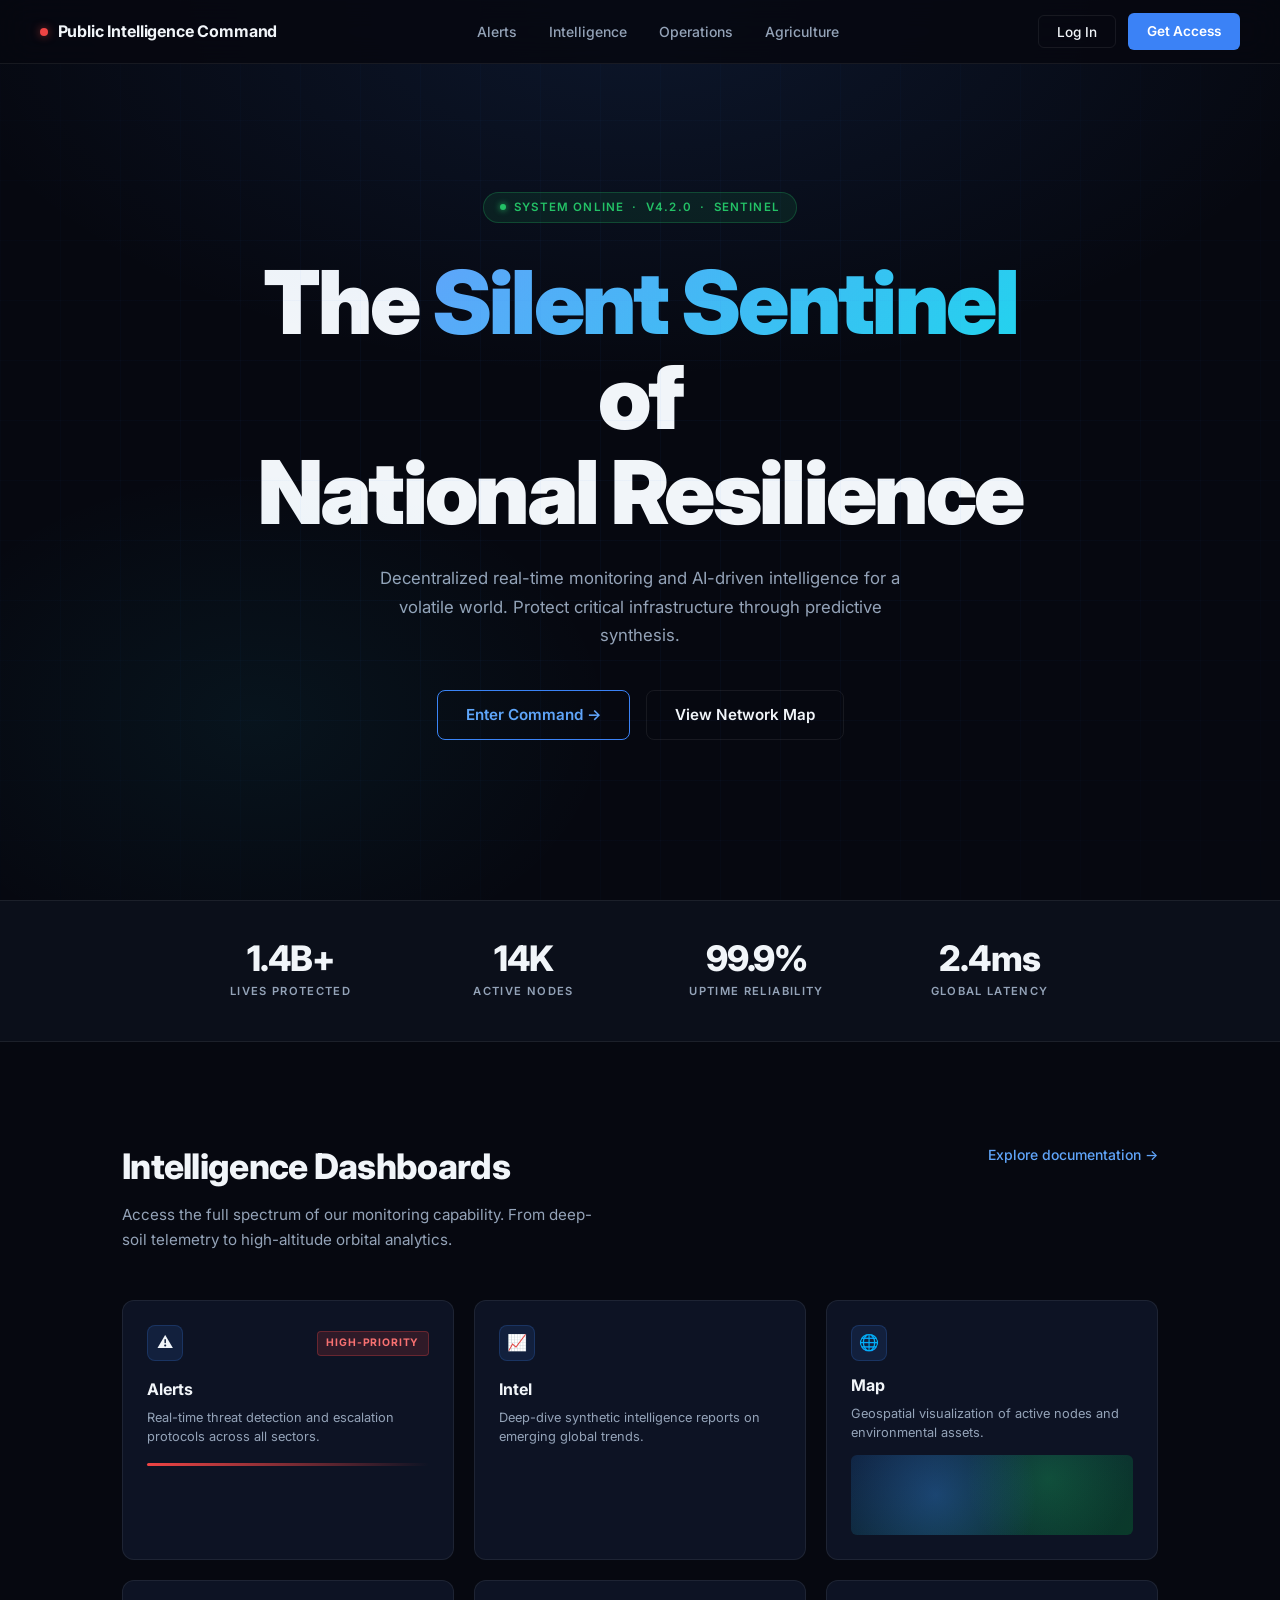
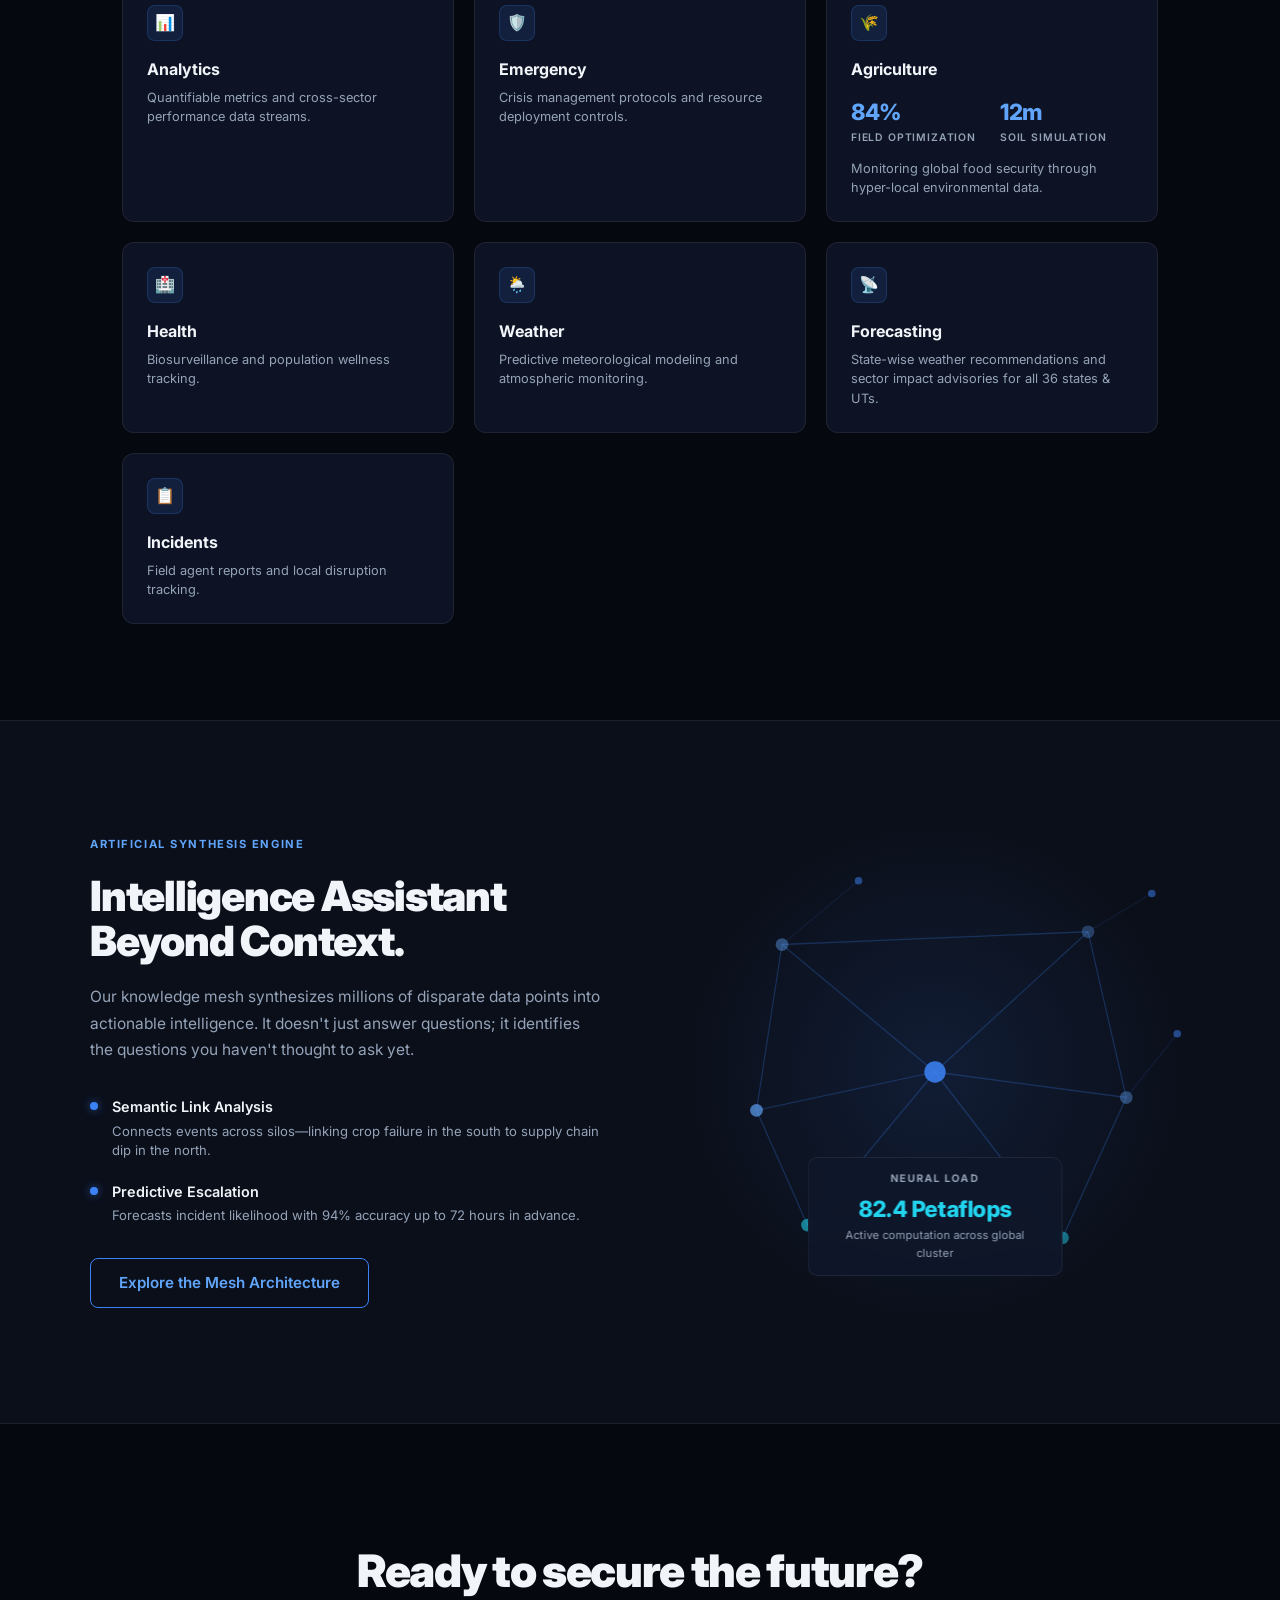
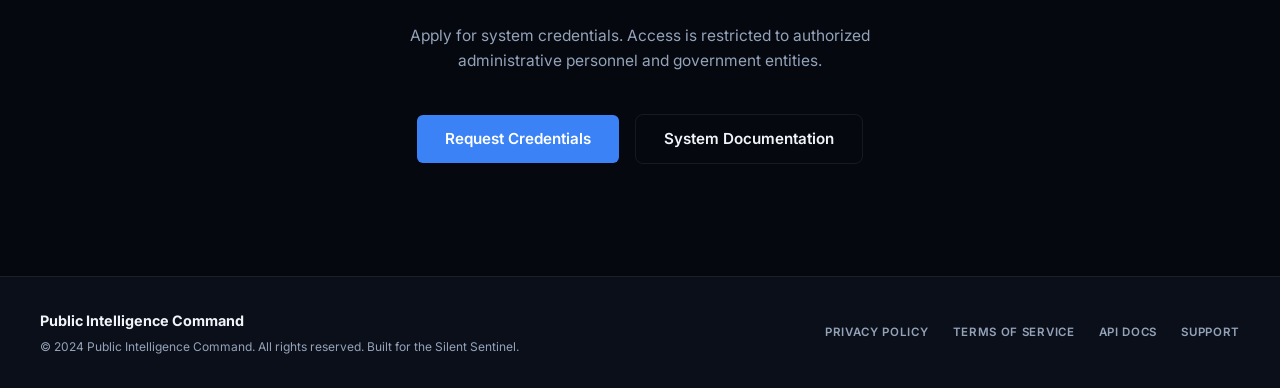
<file: frontend/landing.html>
<!DOCTYPE html>
<html lang="en">
<head>
  <meta charset="UTF-8" />
  <meta name="viewport" content="width=device-width, initial-scale=1.0" />
  <title>Sanket.AI — The Silent Sentinel of National Resilience</title>
  <link rel="preconnect" href="https://fonts.googleapis.com" />
  <link rel="preconnect" href="https://fonts.gstatic.com" crossorigin />
  <link href="https://fonts.googleapis.com/css2?family=Inter:ital,opsz,wght@0,14..32,100..900;1,14..32,100..900&display=swap" rel="stylesheet" />
  <style>
    *, *::before, *::after { box-sizing: border-box; margin: 0; padding: 0; }

    :root {
      --bg: #060810;
      --bg2: #0b0f1a;
      --bg3: #111827;
      --blue: #3b82f6;
      --blue-light: #60a5fa;
      --blue-glow: rgba(59,130,246,0.18);
      --cyan: #22d3ee;
      --green: #22c55e;
      --border: rgba(255,255,255,0.07);
      --text: #f1f5f9;
      --muted: #94a3b8;
      --card: rgba(15,23,42,0.8);
    }

    html { scroll-behavior: smooth; }

    body {
      background: var(--bg);
      color: var(--text);
      font-family: 'Inter', -apple-system, BlinkMacSystemFont, 'Segoe UI', Roboto, sans-serif;
      -webkit-font-smoothing: antialiased;
      -moz-osx-font-smoothing: grayscale;
      text-rendering: optimizeLegibility;
      font-optical-sizing: auto;
      line-height: 1.6;
      overflow-x: hidden;
    }

    /* ── NAV ── */
    nav {
      position: fixed;
      top: 0; left: 0; right: 0;
      z-index: 100;
      display: flex;
      align-items: center;
      justify-content: space-between;
      padding: 0 2.5rem;
      height: 64px;
      background: rgba(6,8,16,0.85);
      backdrop-filter: blur(16px);
      border-bottom: 1px solid var(--border);
    }

    .nav-logo {
      display: flex;
      align-items: center;
      gap: 0.6rem;
      font-size: 1rem;
      font-weight: 700;
      letter-spacing: -0.01em;
      color: var(--text);
      text-decoration: none;
    }

    .nav-logo .dot {
      width: 8px; height: 8px;
      background: #ef4444;
      border-radius: 50%;
      box-shadow: 0 0 8px rgba(239,68,68,0.6);
      animation: pulse-dot 2s ease-in-out infinite;
    }

    @keyframes pulse-dot {
      0%, 100% { opacity: 1; }
      50% { opacity: 0.4; }
    }

    .nav-links {
      display: flex;
      align-items: center;
      gap: 2rem;
      list-style: none;
    }

    .nav-links a {
      color: var(--muted);
      text-decoration: none;
      font-size: 0.875rem;
      font-weight: 500;
      transition: color 0.2s;
    }

    .nav-links a:hover { color: var(--text); }

    .nav-actions {
      display: flex;
      align-items: center;
      gap: 0.75rem;
    }

    .btn-ghost {
      background: transparent;
      border: 1px solid var(--border);
      color: var(--text);
      padding: 0.45rem 1.1rem;
      border-radius: 6px;
      font-size: 0.85rem;
      font-weight: 500;
      cursor: pointer;
      font-family: inherit;
      transition: border-color 0.2s, color 0.2s;
    }

    .btn-ghost:hover { border-color: var(--blue); color: var(--blue-light); }

    .btn-primary {
      background: var(--blue);
      border: none;
      color: #fff;
      padding: 0.45rem 1.2rem;
      border-radius: 6px;
      font-size: 0.85rem;
      font-weight: 600;
      cursor: pointer;
      font-family: inherit;
      transition: background 0.2s, box-shadow 0.2s;
      text-decoration: none;
      display: inline-flex;
      align-items: center;
    }

    .btn-primary:hover {
      background: #2563eb;
      box-shadow: 0 0 20px rgba(59,130,246,0.4);
    }

    /* ── HERO ── */
    .hero {
      min-height: 100vh;
      display: flex;
      flex-direction: column;
      align-items: center;
      justify-content: center;
      text-align: center;
      padding: 6rem 2rem 4rem;
      position: relative;
      overflow: hidden;
    }

    .hero::before {
      content: '';
      position: absolute;
      inset: 0;
      background:
        radial-gradient(ellipse 80% 60% at 50% 0%, rgba(59,130,246,0.12) 0%, transparent 70%),
        radial-gradient(ellipse 40% 40% at 20% 80%, rgba(34,211,238,0.06) 0%, transparent 70%);
      pointer-events: none;
    }

    /* Grid lines background */
    .hero::after {
      content: '';
      position: absolute;
      inset: 0;
      background-image:
        linear-gradient(rgba(59,130,246,0.04) 1px, transparent 1px),
        linear-gradient(90deg, rgba(59,130,246,0.04) 1px, transparent 1px);
      background-size: 60px 60px;
      pointer-events: none;
      mask-image: radial-gradient(ellipse 80% 80% at 50% 50%, black 30%, transparent 100%);
    }

    .hero-badge {
      display: inline-flex;
      align-items: center;
      gap: 0.5rem;
      background: rgba(34,197,94,0.1);
      border: 1px solid rgba(34,197,94,0.25);
      color: var(--green);
      font-size: 0.72rem;
      font-weight: 600;
      letter-spacing: 0.1em;
      padding: 0.35rem 1rem;
      border-radius: 999px;
      margin-bottom: 2rem;
      text-transform: uppercase;
    }

    .hero-badge .green-dot {
      width: 6px; height: 6px;
      background: var(--green);
      border-radius: 50%;
      box-shadow: 0 0 6px var(--green);
      animation: pulse-dot 1.5s ease-in-out infinite;
    }

    .hero h1 {
      font-size: clamp(2.8rem, 7vw, 5.5rem);
      font-weight: 900;
      line-height: 1.08;
      letter-spacing: -0.03em;
      margin-bottom: 1.5rem;
      max-width: 820px;
    }

    .hero h1 .gradient-text {
      background: linear-gradient(135deg, var(--blue-light) 0%, var(--cyan) 100%);
      -webkit-background-clip: text;
      -webkit-text-fill-color: transparent;
      background-clip: text;
    }

    .hero-sub {
      font-size: 1.05rem;
      color: var(--muted);
      max-width: 520px;
      margin: 0 auto 2.5rem;
      line-height: 1.7;
    }

    .hero-actions {
      display: flex;
      align-items: center;
      gap: 1rem;
      flex-wrap: wrap;
      justify-content: center;
    }

    .btn-hero {
      display: inline-flex;
      align-items: center;
      gap: 0.4rem;
      padding: 0.75rem 1.75rem;
      border-radius: 8px;
      font-size: 0.95rem;
      font-weight: 600;
      font-family: inherit;
      cursor: pointer;
      text-decoration: none;
      transition: all 0.2s;
    }

    .btn-hero-outline {
      background: transparent;
      border: 1px solid var(--blue);
      color: var(--blue-light);
    }

    .btn-hero-outline:hover {
      background: var(--blue-glow);
      box-shadow: 0 0 24px rgba(59,130,246,0.25);
    }

    .btn-hero-text {
      background: transparent;
      border: 1px solid var(--border);
      color: var(--text);
    }

    .btn-hero-text:hover { border-color: rgba(148,163,184,0.4); }

    /* ── STATS ── */
    .stats-bar {
      background: var(--bg2);
      border-top: 1px solid var(--border);
      border-bottom: 1px solid var(--border);
      padding: 2.5rem 2rem;
    }

    .stats-inner {
      max-width: 900px;
      margin: 0 auto;
      display: grid;
      grid-template-columns: repeat(4, 1fr);
      gap: 2rem;
      text-align: center;
    }

    .stat-value {
      font-size: 2.2rem;
      font-weight: 800;
      color: var(--text);
      letter-spacing: -0.03em;
      line-height: 1;
      margin-bottom: 0.4rem;
    }

    .stat-label {
      font-size: 0.7rem;
      font-weight: 600;
      letter-spacing: 0.12em;
      text-transform: uppercase;
      color: var(--muted);
    }

    /* ── DASHBOARDS ── */
    .section {
      padding: 6rem 2rem;
      max-width: 1100px;
      margin: 0 auto;
    }

    .section-header {
      display: flex;
      align-items: flex-start;
      justify-content: space-between;
      margin-bottom: 3rem;
      gap: 2rem;
    }

    .section-header-left h2 {
      font-size: 2.2rem;
      font-weight: 800;
      letter-spacing: -0.02em;
      margin-bottom: 0.6rem;
    }

    .section-header-left p {
      color: var(--muted);
      max-width: 480px;
      font-size: 0.95rem;
    }

    .section-link {
      color: var(--blue-light);
      text-decoration: none;
      font-size: 0.875rem;
      font-weight: 500;
      white-space: nowrap;
      display: flex;
      align-items: center;
      gap: 0.3rem;
      margin-top: 0.4rem;
      transition: gap 0.2s;
    }

    .section-link:hover { gap: 0.6rem; }

    .dashboard-grid {
      display: grid;
      grid-template-columns: repeat(3, 1fr);
      gap: 1.25rem;
    }

    .dash-card {
      background: var(--card);
      border: 1px solid var(--border);
      border-radius: 12px;
      padding: 1.5rem;
      cursor: pointer;
      transition: border-color 0.2s, transform 0.2s, box-shadow 0.2s;
      text-decoration: none;
      color: inherit;
      display: block;
      position: relative;
      overflow: hidden;
    }

    .dash-card:hover {
      border-color: rgba(59,130,246,0.4);
      transform: translateY(-2px);
      box-shadow: 0 8px 32px rgba(59,130,246,0.12);
    }

    .dash-card-header {
      display: flex;
      align-items: center;
      justify-content: space-between;
      margin-bottom: 1rem;
    }

    .dash-icon {
      width: 36px; height: 36px;
      border-radius: 8px;
      background: rgba(59,130,246,0.12);
      border: 1px solid rgba(59,130,246,0.2);
      display: flex;
      align-items: center;
      justify-content: center;
      font-size: 1rem;
    }

    .badge-red {
      background: rgba(239,68,68,0.15);
      border: 1px solid rgba(239,68,68,0.3);
      color: #f87171;
      font-size: 0.65rem;
      font-weight: 700;
      letter-spacing: 0.08em;
      padding: 0.2rem 0.55rem;
      border-radius: 4px;
      text-transform: uppercase;
    }

    .dash-card h3 {
      font-size: 1rem;
      font-weight: 700;
      margin-bottom: 0.35rem;
    }

    .dash-card p {
      color: var(--muted);
      font-size: 0.8rem;
      line-height: 1.5;
    }

    .card-bar {
      height: 3px;
      background: linear-gradient(90deg, #ef4444 0%, transparent 100%);
      border-radius: 2px;
      margin-top: 1rem;
    }

    /* Map card thumbnail */
    .map-thumb {
      width: 100%;
      height: 80px;
      background: linear-gradient(135deg, #0f2340 0%, #0a3a2a 100%);
      border-radius: 6px;
      margin-top: 0.75rem;
      position: relative;
      overflow: hidden;
    }

    .map-thumb::after {
      content: '';
      position: absolute;
      inset: 0;
      background:
        radial-gradient(circle at 30% 50%, rgba(59,130,246,0.3) 0%, transparent 50%),
        radial-gradient(circle at 70% 30%, rgba(34,197,94,0.2) 0%, transparent 40%);
    }

    /* Agriculture card */
    .agri-stats {
      display: flex;
      gap: 1.5rem;
      margin: 0.75rem 0;
    }

    .agri-stat-val {
      font-size: 1.4rem;
      font-weight: 800;
      color: var(--blue-light);
      letter-spacing: -0.02em;
    }

    .agri-stat-label {
      font-size: 0.65rem;
      font-weight: 600;
      letter-spacing: 0.08em;
      text-transform: uppercase;
      color: var(--muted);
    }

    /* ── AI SECTION ── */
    .ai-section {
      padding: 6rem 2rem;
      background: var(--bg2);
      border-top: 1px solid var(--border);
      border-bottom: 1px solid var(--border);
    }

    .ai-inner {
      max-width: 1100px;
      margin: 0 auto;
      display: grid;
      grid-template-columns: 1fr 1fr;
      gap: 5rem;
      align-items: center;
    }

    .ai-label {
      font-size: 0.7rem;
      font-weight: 700;
      letter-spacing: 0.14em;
      text-transform: uppercase;
      color: var(--blue-light);
      margin-bottom: 1.2rem;
    }

    .ai-section h2 {
      font-size: 2.6rem;
      font-weight: 900;
      letter-spacing: -0.03em;
      line-height: 1.1;
      margin-bottom: 1.2rem;
    }

    .ai-section p {
      color: var(--muted);
      font-size: 0.97rem;
      line-height: 1.7;
      margin-bottom: 2rem;
    }

    .ai-features {
      list-style: none;
      margin-bottom: 2rem;
      display: flex;
      flex-direction: column;
      gap: 1.2rem;
    }

    .ai-feature {
      display: flex;
      gap: 0.9rem;
      align-items: flex-start;
    }

    .ai-feature-dot {
      width: 8px; height: 8px;
      min-width: 8px;
      border-radius: 50%;
      background: var(--blue);
      box-shadow: 0 0 8px rgba(59,130,246,0.6);
      margin-top: 0.4rem;
    }

    .ai-feature-title {
      font-size: 0.9rem;
      font-weight: 600;
      margin-bottom: 0.2rem;
    }

    .ai-feature-desc {
      font-size: 0.82rem;
      color: var(--muted);
      line-height: 1.5;
    }

    /* Neural viz */
    .neural-viz {
      position: relative;
    }

    .neural-canvas {
      width: 100%;
      aspect-ratio: 1;
      background: radial-gradient(ellipse at center, rgba(59,130,246,0.12) 0%, transparent 70%);
      border-radius: 50%;
      position: relative;
      display: flex;
      align-items: center;
      justify-content: center;
    }

    .neural-nodes {
      position: absolute;
      inset: 0;
    }

    .neural-node {
      position: absolute;
      width: 6px; height: 6px;
      border-radius: 50%;
      background: var(--blue-light);
      box-shadow: 0 0 8px var(--blue);
    }

    .neural-badge {
      position: absolute;
      bottom: 10%;
      left: 50%;
      transform: translateX(-50%);
      background: rgba(15,23,42,0.95);
      border: 1px solid var(--border);
      border-radius: 10px;
      padding: 0.8rem 1.4rem;
      text-align: center;
      backdrop-filter: blur(8px);
    }

    .neural-badge-label {
      font-size: 0.65rem;
      font-weight: 700;
      letter-spacing: 0.12em;
      text-transform: uppercase;
      color: var(--muted);
      margin-bottom: 0.2rem;
    }

    .neural-badge-value {
      font-size: 1.4rem;
      font-weight: 800;
      color: var(--cyan);
      letter-spacing: -0.02em;
    }

    .neural-badge-sub {
      font-size: 0.7rem;
      color: var(--muted);
    }

    /* SVG lines animation */
    .neural-svg {
      position: absolute;
      inset: 0;
      width: 100%;
      height: 100%;
    }

    .neural-line {
      stroke: rgba(59,130,246,0.25);
      stroke-width: 1;
      fill: none;
      animation: line-pulse 3s ease-in-out infinite;
    }

    @keyframes line-pulse {
      0%, 100% { opacity: 0.3; }
      50% { opacity: 0.8; }
    }

    /* ── CTA ── */
    .cta-section {
      padding: 7rem 2rem;
      text-align: center;
    }

    .cta-section h2 {
      font-size: 2.8rem;
      font-weight: 900;
      letter-spacing: -0.03em;
      margin-bottom: 1rem;
    }

    .cta-section p {
      color: var(--muted);
      max-width: 480px;
      margin: 0 auto 2.5rem;
      font-size: 0.97rem;
    }

    .cta-actions {
      display: flex;
      align-items: center;
      justify-content: center;
      gap: 1rem;
      flex-wrap: wrap;
    }

    /* ── FOOTER ── */
    footer {
      background: var(--bg2);
      border-top: 1px solid var(--border);
      padding: 2rem 2.5rem;
      display: flex;
      align-items: center;
      justify-content: space-between;
      flex-wrap: wrap;
      gap: 1rem;
    }

    .footer-left {
      display: flex;
      flex-direction: column;
      gap: 0.3rem;
    }

    .footer-brand {
      font-size: 0.9rem;
      font-weight: 700;
    }

    .footer-copy {
      font-size: 0.75rem;
      color: var(--muted);
    }

    .footer-links {
      display: flex;
      align-items: center;
      gap: 1.5rem;
    }

    .footer-links a {
      font-size: 0.72rem;
      font-weight: 600;
      letter-spacing: 0.06em;
      text-transform: uppercase;
      color: var(--muted);
      text-decoration: none;
      transition: color 0.2s;
    }

    .footer-links a:hover { color: var(--text); }

    @media (max-width: 768px) {
      .stats-inner { grid-template-columns: repeat(2, 1fr); }
      .dashboard-grid { grid-template-columns: 1fr; }
      .ai-inner { grid-template-columns: 1fr; gap: 3rem; }
      .section-header { flex-direction: column; }
      nav .nav-links { display: none; }
      footer { flex-direction: column; text-align: center; }
      .footer-links { justify-content: center; }
    }
  </style>
</head>
<body>

<!-- ═══ NAV ═══ -->
<nav>
  <a href="/" class="nav-logo">
    <div class="dot"></div>
    Public Intelligence Command
  </a>
  <ul class="nav-links">
    <li><a href="/dashboard#alerts">Alerts</a></li>
    <li><a href="/dashboard#intelligence">Intelligence</a></li>
    <li><a href="/dashboard#map-view">Operations</a></li>
    <li><a href="/dashboard#agriculture">Agriculture</a></li>
  </ul>
  <div class="nav-actions">
    <button class="btn-ghost" onclick="location.href='/dashboard'">Log In</button>
    <a href="/dashboard" class="btn-primary">Get Access</a>
  </div>
</nav>

<!-- ═══ HERO ═══ -->
<section class="hero">
  <div class="hero-badge">
    <span class="green-dot"></span>
    System Online &nbsp;·&nbsp; V4.2.0 &nbsp;·&nbsp; Sentinel
  </div>
  <h1>The <span class="gradient-text">Silent Sentinel</span> of<br/>National Resilience</h1>
  <p class="hero-sub">
    Decentralized real-time monitoring and AI-driven intelligence for a volatile world.
    Protect critical infrastructure through predictive synthesis.
  </p>
  <div class="hero-actions">
    <a href="/dashboard" class="btn-hero btn-hero-outline">Enter Command &rarr;</a>
    <a href="/dashboard" class="btn-hero btn-hero-text">View Network Map</a>
  </div>
</section>

<!-- ═══ STATS ═══ -->
<div class="stats-bar">
  <div class="stats-inner">
    <div>
      <div class="stat-value">1.4B+</div>
      <div class="stat-label">Lives Protected</div>
    </div>
    <div>
      <div class="stat-value">14K</div>
      <div class="stat-label">Active Nodes</div>
    </div>
    <div>
      <div class="stat-value">99.9%</div>
      <div class="stat-label">Uptime Reliability</div>
    </div>
    <div>
      <div class="stat-value">2.4ms</div>
      <div class="stat-label">Global Latency</div>
    </div>
  </div>
</div>

<!-- ═══ DASHBOARDS ═══ -->
<div style="background: var(--bg);">
  <div class="section">
    <div class="section-header">
      <div class="section-header-left">
        <h2>Intelligence Dashboards</h2>
        <p>Access the full spectrum of our monitoring capability. From deep-soil telemetry to high-altitude orbital analytics.</p>
      </div>
      <a href="/dashboard" class="section-link">Explore documentation &rarr;</a>
    </div>

    <div class="dashboard-grid">
      <!-- Alerts -->
      <a href="/dashboard" class="dash-card">
        <div class="dash-card-header">
          <div class="dash-icon">⚠️</div>
          <span class="badge-red">High-Priority</span>
        </div>
        <h3>Alerts</h3>
        <p>Real-time threat detection and escalation protocols across all sectors.</p>
        <div class="card-bar"></div>
      </a>

      <!-- Intel -->
      <a href="/dashboard" class="dash-card">
        <div class="dash-icon" style="margin-bottom:1rem;">📈</div>
        <h3>Intel</h3>
        <p>Deep-dive synthetic intelligence reports on emerging global trends.</p>
      </a>

      <!-- Map -->
      <a href="/dashboard" class="dash-card">
        <div class="dash-icon" style="margin-bottom:0.75rem;">🌐</div>
        <h3>Map</h3>
        <p>Geospatial visualization of active nodes and environmental assets.</p>
        <div class="map-thumb"></div>
      </a>

      <!-- Analytics -->
      <a href="/dashboard" class="dash-card">
        <div class="dash-icon" style="margin-bottom:1rem;">📊</div>
        <h3>Analytics</h3>
        <p>Quantifiable metrics and cross-sector performance data streams.</p>
      </a>

      <!-- Emergency -->
      <a href="/dashboard" class="dash-card">
        <div class="dash-icon" style="margin-bottom:1rem;">🛡️</div>
        <h3>Emergency</h3>
        <p>Crisis management protocols and resource deployment controls.</p>
      </a>

      <!-- Agriculture -->
      <a href="/dashboard" class="dash-card">
        <div class="dash-card-header">
          <div class="dash-icon">🌾</div>
        </div>
        <h3>Agriculture</h3>
        <div class="agri-stats">
          <div>
            <div class="agri-stat-val">84%</div>
            <div class="agri-stat-label">Field Optimization</div>
          </div>
          <div>
            <div class="agri-stat-val">12m</div>
            <div class="agri-stat-label">Soil Simulation</div>
          </div>
        </div>
        <p>Monitoring global food security through hyper-local environmental data.</p>
      </a>

      <!-- Health -->
      <a href="/dashboard" class="dash-card">
        <div class="dash-icon" style="margin-bottom:1rem;">🏥</div>
        <h3>Health</h3>
        <p>Biosurveillance and population wellness tracking.</p>
      </a>

      <!-- Weather -->
      <a href="/dashboard" class="dash-card">
        <div class="dash-icon" style="margin-bottom:1rem;">🌦️</div>
        <h3>Weather</h3>
        <p>Predictive meteorological modeling and atmospheric monitoring.</p>
      </a>

      <!-- Weather Reco -->
      <a href="/dashboard" class="dash-card">
        <div class="dash-icon" style="margin-bottom:1rem;">📡</div>
        <h3>Forecasting</h3>
        <p>State-wise weather recommendations and sector impact advisories for all 36 states &amp; UTs.</p>
      </a>

      <!-- Incidents -->
      <a href="/dashboard" class="dash-card">
        <div class="dash-icon" style="margin-bottom:1rem;">📋</div>
        <h3>Incidents</h3>
        <p>Field agent reports and local disruption tracking.</p>
      </a>
    </div>
  </div>
</div>

<!-- ═══ AI SECTION ═══ -->
<section class="ai-section">
  <div class="ai-inner">
    <div>
      <div class="ai-label">Artificial Synthesis Engine</div>
      <h2>Intelligence Assistant<br/>Beyond Context.</h2>
      <p>
        Our knowledge mesh synthesizes millions of disparate data points into actionable intelligence.
        It doesn't just answer questions; it identifies the questions you haven't thought to ask yet.
      </p>
      <ul class="ai-features">
        <li class="ai-feature">
          <div class="ai-feature-dot"></div>
          <div>
            <div class="ai-feature-title">Semantic Link Analysis</div>
            <div class="ai-feature-desc">Connects events across silos—linking crop failure in the south to supply chain dip in the north.</div>
          </div>
        </li>
        <li class="ai-feature">
          <div class="ai-feature-dot"></div>
          <div>
            <div class="ai-feature-title">Predictive Escalation</div>
            <div class="ai-feature-desc">Forecasts incident likelihood with 94% accuracy up to 72 hours in advance.</div>
          </div>
        </li>
      </ul>
      <a href="/dashboard" class="btn-hero btn-hero-outline" style="display:inline-flex;">Explore the Mesh Architecture</a>
    </div>

    <!-- Neural viz -->
    <div class="neural-viz">
      <div class="neural-canvas">
        <svg class="neural-svg" viewBox="0 0 400 400" xmlns="http://www.w3.org/2000/svg">
          <!-- Lines -->
          <line x1="200" y1="200" x2="80" y2="100" class="neural-line" style="animation-delay:0s"/>
          <line x1="200" y1="200" x2="320" y2="90" class="neural-line" style="animation-delay:0.3s"/>
          <line x1="200" y1="200" x2="350" y2="220" class="neural-line" style="animation-delay:0.6s"/>
          <line x1="200" y1="200" x2="300" y2="330" class="neural-line" style="animation-delay:0.9s"/>
          <line x1="200" y1="200" x2="100" y2="320" class="neural-line" style="animation-delay:1.2s"/>
          <line x1="200" y1="200" x2="60" y2="230" class="neural-line" style="animation-delay:1.5s"/>
          <line x1="80" y1="100" x2="320" y2="90" class="neural-line" style="animation-delay:0.2s"/>
          <line x1="320" y1="90" x2="350" y2="220" class="neural-line" style="animation-delay:0.5s"/>
          <line x1="350" y1="220" x2="300" y2="330" class="neural-line" style="animation-delay:0.8s"/>
          <line x1="300" y1="330" x2="100" y2="320" class="neural-line" style="animation-delay:1.1s"/>
          <line x1="100" y1="320" x2="60" y2="230" class="neural-line" style="animation-delay:1.4s"/>
          <line x1="60" y1="230" x2="80" y2="100" class="neural-line" style="animation-delay:1.7s"/>
          <!-- Secondary nodes connections -->
          <line x1="80" y1="100" x2="140" y2="50" class="neural-line" style="animation-delay:0.4s; stroke-opacity:0.4"/>
          <line x1="320" y1="90" x2="370" y2="60" class="neural-line" style="animation-delay:0.7s; stroke-opacity:0.4"/>
          <line x1="350" y1="220" x2="390" y2="170" class="neural-line" style="animation-delay:1s; stroke-opacity:0.4"/>
          <!-- Nodes -->
          <circle cx="200" cy="200" r="8" fill="#3b82f6" opacity="0.9">
            <animate attributeName="r" values="8;12;8" dur="2s" repeatCount="indefinite"/>
            <animate attributeName="opacity" values="0.9;0.5;0.9" dur="2s" repeatCount="indefinite"/>
          </circle>
          <circle cx="80" cy="100" r="5" fill="#60a5fa" opacity="0.7">
            <animate attributeName="opacity" values="0.7;0.3;0.7" dur="2.5s" begin="0.3s" repeatCount="indefinite"/>
          </circle>
          <circle cx="320" cy="90" r="5" fill="#60a5fa" opacity="0.7">
            <animate attributeName="opacity" values="0.7;0.3;0.7" dur="2.5s" begin="0.6s" repeatCount="indefinite"/>
          </circle>
          <circle cx="350" cy="220" r="5" fill="#60a5fa" opacity="0.7">
            <animate attributeName="opacity" values="0.7;0.3;0.7" dur="2.5s" begin="0.9s" repeatCount="indefinite"/>
          </circle>
          <circle cx="300" cy="330" r="5" fill="#22d3ee" opacity="0.7">
            <animate attributeName="opacity" values="0.7;0.3;0.7" dur="2.5s" begin="1.2s" repeatCount="indefinite"/>
          </circle>
          <circle cx="100" cy="320" r="5" fill="#22d3ee" opacity="0.7">
            <animate attributeName="opacity" values="0.7;0.3;0.7" dur="2.5s" begin="1.5s" repeatCount="indefinite"/>
          </circle>
          <circle cx="60" cy="230" r="5" fill="#60a5fa" opacity="0.7">
            <animate attributeName="opacity" values="0.7;0.3;0.7" dur="2.5s" begin="1.8s" repeatCount="indefinite"/>
          </circle>
          <circle cx="140" cy="50" r="3" fill="#3b82f6" opacity="0.5"/>
          <circle cx="370" cy="60" r="3" fill="#3b82f6" opacity="0.5"/>
          <circle cx="390" cy="170" r="3" fill="#3b82f6" opacity="0.5"/>
        </svg>
      </div>
      <div class="neural-badge">
        <div class="neural-badge-label">Neural Load</div>
        <div class="neural-badge-value">82.4 Petaflops</div>
        <div class="neural-badge-sub">Active computation across global cluster</div>
      </div>
    </div>
  </div>
</section>

<!-- ═══ CTA ═══ -->
<section class="cta-section">
  <h2>Ready to secure the future?</h2>
  <p>Apply for system credentials. Access is restricted to authorized administrative personnel and government entities.</p>
  <div class="cta-actions">
    <a href="/dashboard" class="btn-primary" style="padding:0.75rem 1.75rem; font-size:0.95rem;">Request Credentials</a>
    <a href="/dashboard" class="btn-hero btn-hero-text">System Documentation</a>
  </div>
</section>

<!-- ═══ FOOTER ═══ -->
<footer>
  <div class="footer-left">
    <div class="footer-brand">Public Intelligence Command</div>
    <div class="footer-copy">© 2024 Public Intelligence Command. All rights reserved. Built for the Silent Sentinel.</div>
  </div>
  <div class="footer-links">
    <a href="#">Privacy Policy</a>
    <a href="#">Terms of Service</a>
    <a href="/docs">API Docs</a>
    <a href="#">Support</a>
  </div>
</footer>

</body>
</html>
</file>
